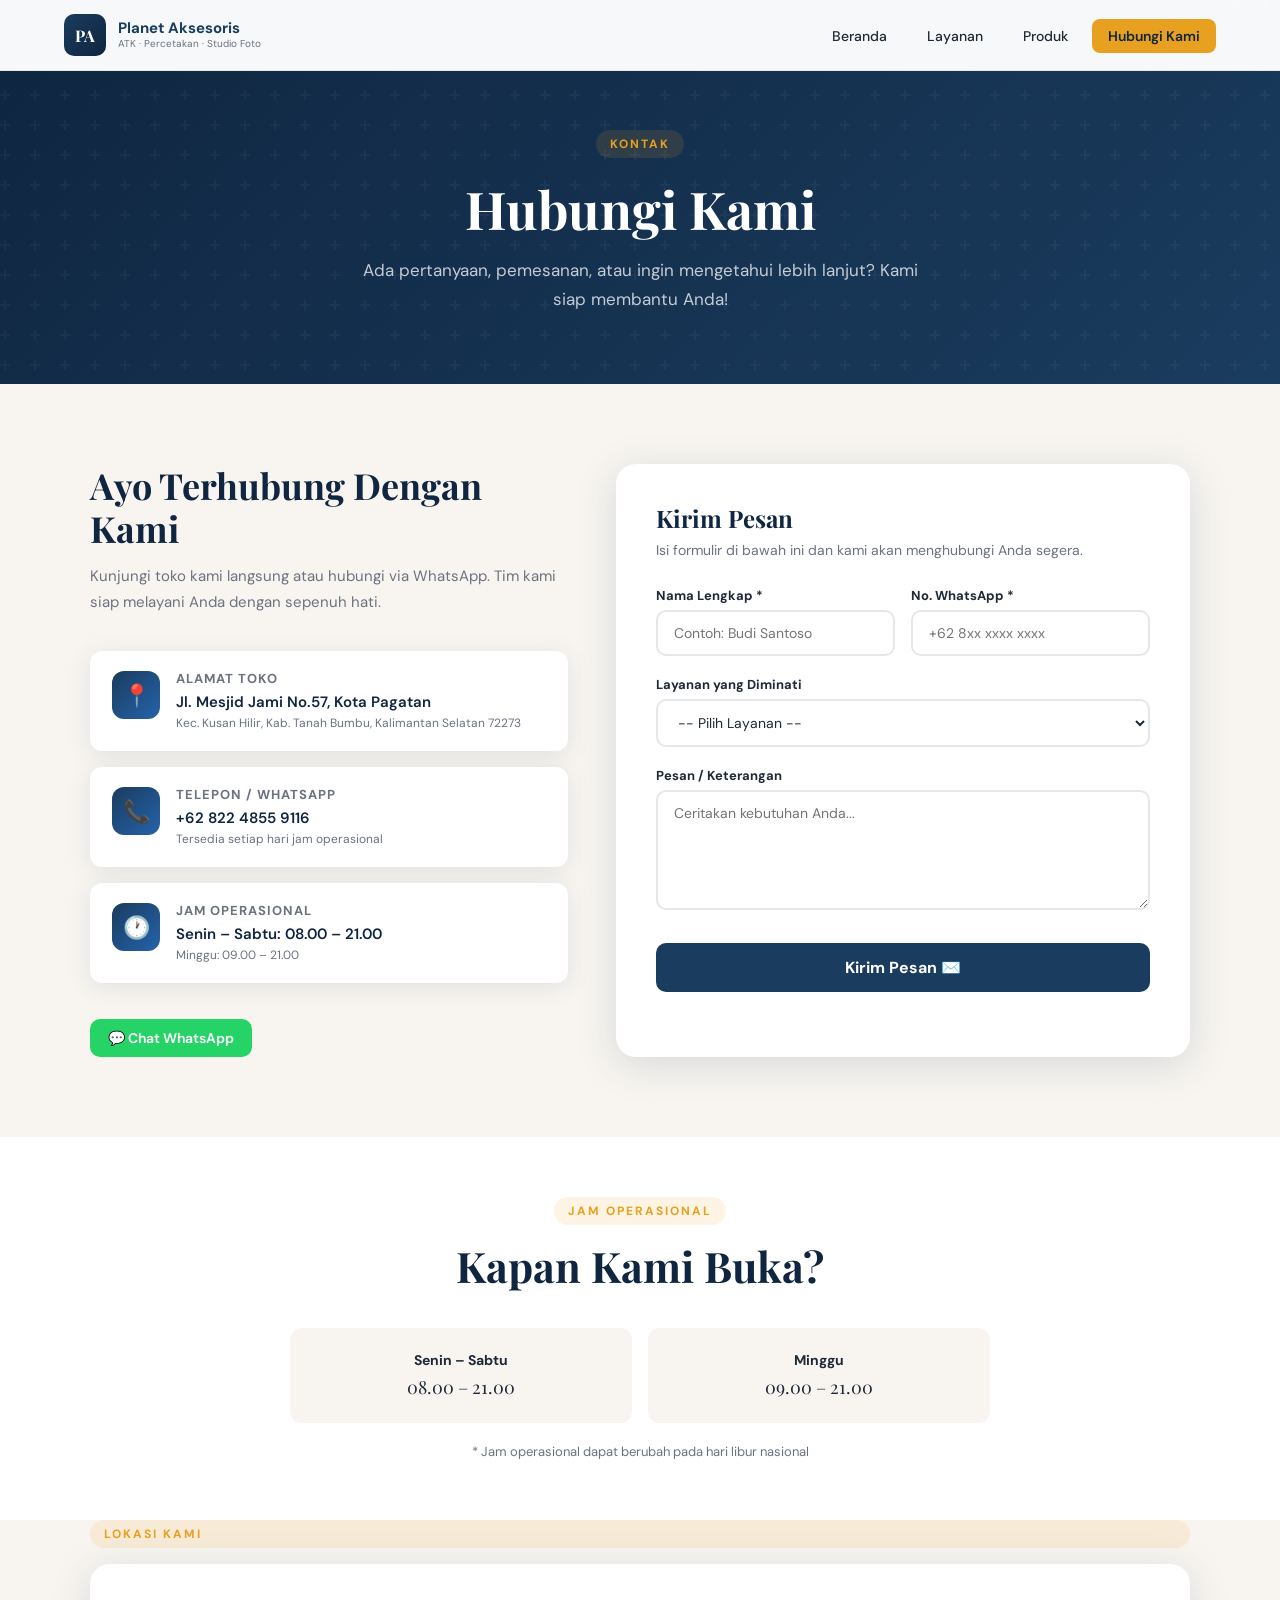
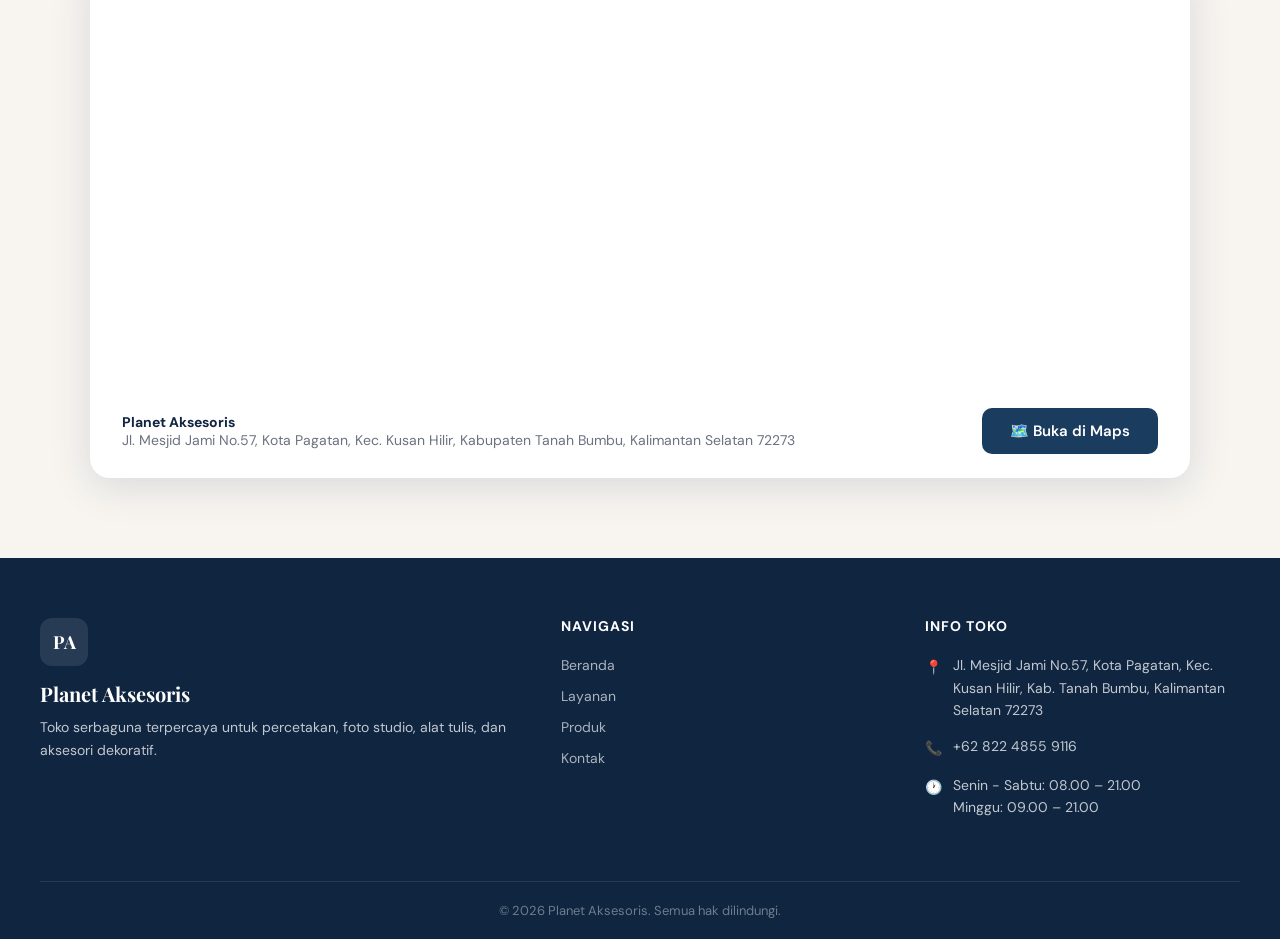
<file: kontak.html>
<!DOCTYPE html>
<html lang="id">
<head>
  <meta charset="UTF-8" />
  <meta name="viewport" content="width=device-width, initial-scale=1.0" />
  <title>Hubungi Kami — Planet Aksesoris</title>
  <link rel="stylesheet" href="css/style.css" />
  <style>
    .contact-section {
      padding: 80px 24px;
      background: var(--light);
    }
    .contact-container {
      max-width: 1100px;
      margin: 0 auto;
      display: grid;
      grid-template-columns: 1fr 1.2fr;
      gap: 48px;
    }

    /* INFO SIDE */
    .contact-info h2 {
      font-size: 36px;
      color: var(--primary-dark);
      margin-bottom: 12px;
    }
    .contact-info > p {
      font-size: 15px;
      color: var(--gray);
      line-height: 1.75;
      margin-bottom: 36px;
    }
    .info-cards {
      display: flex;
      flex-direction: column;
      gap: 16px;
      margin-bottom: 36px;
    }
    .info-card {
      background: var(--white);
      border-radius: var(--radius);
      padding: 20px 22px;
      display: flex;
      gap: 16px;
      align-items: flex-start;
      box-shadow: var(--shadow);
      transition: all var(--transition);
    }
    .info-card:hover { transform: translateX(6px); }
    .info-card-icon {
      width: 48px; height: 48px;
      background: linear-gradient(135deg, var(--primary), #2563ab);
      border-radius: 12px;
      display: flex; align-items: center; justify-content: center;
      font-size: 22px;
      flex-shrink: 0;
    }
    .info-card-text h4 {
      font-family: 'DM Sans', sans-serif;
      font-size: 13px;
      font-weight: 700;
      color: var(--gray);
      text-transform: uppercase;
      letter-spacing: 1px;
      margin-bottom: 4px;
    }
    .info-card-text p, .info-card-text a {
      font-size: 15px;
      color: var(--primary-dark);
      font-weight: 600;
      line-height: 1.5;
      text-decoration: none;
    }
    .info-card-text a:hover { color: var(--accent); }
    .info-card-text small {
      display: block;
      font-size: 12px;
      color: var(--gray);
      font-weight: 400;
      margin-top: 2px;
    }

    /* SOCIAL BUTTONS */
    .social-row {
      display: flex;
      gap: 12px;
      flex-wrap: wrap;
    }
    .social-btn {
      display: inline-flex;
      align-items: center;
      gap: 8px;
      padding: 10px 18px;
      border-radius: 10px;
      font-size: 14px;
      font-weight: 600;
      text-decoration: none;
      transition: all var(--transition);
      font-family: 'DM Sans', sans-serif;
    }
    .social-btn.wa {
      background: #25d366;
      color: white;
    }
    .social-btn.wa:hover {
      background: #1db954;
      transform: translateY(-2px);
      box-shadow: 0 6px 18px rgba(37,211,102,0.35);
    }
    .social-btn.ig {
      background: linear-gradient(135deg, #f09433, #e6683c, #dc2743, #cc2366, #bc1888);
      color: white;
    }
    .social-btn.ig:hover {
      transform: translateY(-2px);
      box-shadow: 0 6px 18px rgba(220,39,67,0.35);
    }

    /* FORM SIDE */
    .contact-form-wrapper {
      background: var(--white);
      border-radius: var(--radius-lg);
      padding: 40px;
      box-shadow: var(--shadow-lg);
    }
    .contact-form-wrapper h3 {
      font-size: 24px;
      color: var(--primary-dark);
      margin-bottom: 8px;
    }
    .contact-form-wrapper > p {
      font-size: 14px;
      color: var(--gray);
      margin-bottom: 28px;
    }

    .form-group {
      margin-bottom: 20px;
    }
    .form-group label {
      display: block;
      font-size: 13px;
      font-weight: 700;
      color: var(--text);
      margin-bottom: 6px;
    }
    .form-group input,
    .form-group select,
    .form-group textarea {
      width: 100%;
      padding: 12px 16px;
      border: 2px solid #e5e7eb;
      border-radius: 10px;
      font-size: 14px;
      font-family: 'DM Sans', sans-serif;
      color: var(--text);
      background: var(--white);
      transition: border-color var(--transition), box-shadow var(--transition);
      outline: none;
    }
    .form-group input:focus,
    .form-group select:focus,
    .form-group textarea:focus {
      border-color: var(--primary);
      box-shadow: 0 0 0 3px rgba(26,60,94,0.1);
    }
    .form-group textarea { resize: vertical; min-height: 120px; }
    .form-row {
      display: grid;
      grid-template-columns: 1fr 1fr;
      gap: 16px;
    }
    .submit-btn {
      width: 100%;
      padding: 14px;
      background: var(--primary);
      color: white;
      border: none;
      border-radius: 10px;
      font-size: 16px;
      font-weight: 700;
      font-family: 'DM Sans', sans-serif;
      cursor: pointer;
      transition: all var(--transition);
      margin-top: 8px;
    }
    .submit-btn:hover {
      background: var(--primary-dark);
      transform: translateY(-2px);
      box-shadow: 0 6px 20px rgba(26,60,94,0.25);
    }
    .form-success {
      display: none;
      text-align: center;
      padding: 32px;
    }
    .form-success .icon { font-size: 48px; margin-bottom: 16px; }
    .form-success h3 { color: var(--primary-dark); margin-bottom: 8px; }
    .form-success p { color: var(--gray); font-size: 14px; }

    /* MAP SECTION */
    .map-section {
      padding: 0 24px 80px;
      background: var(--light);
    }
    .map-container {
      max-width: 1100px;
      margin: 0 auto;
    }
    .map-card {
      background: var(--white);
      border-radius: var(--radius-lg);
      overflow: hidden;
      box-shadow: var(--shadow-lg);
    }
    .map-card iframe {
      width: 100%;
      height: 420px;
      border: none;
      display: block;
    }
    .map-footer {
      padding: 24px 32px;
      display: flex;
      align-items: center;
      justify-content: space-between;
      gap: 16px;
      flex-wrap: wrap;
    }
    .map-footer p {
      font-size: 14px;
      color: var(--gray);
    }
    .map-footer p strong { color: var(--primary-dark); display: block; }

    /* JAM BUKA */
    .hours-section {
      padding: 60px 24px;
      background: var(--white);
    }
    .hours-container {
      max-width: 700px;
      margin: 0 auto;
      text-align: center;
    }
    .hours-grid {
      display: grid;
      grid-template-columns: 1fr 1fr;
      gap: 16px;
      margin-top: 36px;
    }
    .hours-card {
      background: var(--light);
      border-radius: var(--radius);
      padding: 24px 20px;
      transition: all var(--transition);
    }
    .hours-card.today {
      background: var(--primary);
      color: white;
    }
    .hours-card h4 {
      font-family: 'DM Sans', sans-serif;
      font-size: 14px;
      font-weight: 700;
      margin-bottom: 6px;
      color: inherit;
    }
    .hours-card p {
      font-size: 18px;
      font-family: 'Playfair Display', serif;
      color: inherit;
    }
    .hours-card.today h4 { color: rgba(255,255,255,0.7); }
    .today-badge {
      display: inline-block;
      background: var(--accent);
      color: var(--primary-dark);
      font-size: 10px;
      font-weight: 700;
      padding: 3px 10px;
      border-radius: 20px;
      margin-top: 8px;
      text-transform: uppercase;
      letter-spacing: 1px;
    }

    @media (max-width: 900px) {
      .contact-container { grid-template-columns: 1fr; }
    }
    @media (max-width: 600px) {
      .form-row { grid-template-columns: 1fr; }
      .hours-grid { grid-template-columns: 1fr; }
      .contact-form-wrapper { padding: 24px 20px; }
    }
  </style>
</head>
<body>

<!-- NAVBAR -->
<nav class="navbar">
  <div class="nav-container">
    <a href="index.html" class="nav-logo">
      <div class="logo-badge">PA</div>
      <div class="logo-text">
        <span class="logo-name">Planet Aksesoris</span>
        <span class="logo-sub">ATK · Percetakan · Studio Foto</span>
      </div>
    </a>
    <ul class="nav-links">
      <li><a href="index.html">Beranda</a></li>
      <li><a href="layanan.html">Layanan</a></li>
      <li><a href="produk.html">Produk</a></li>
      <li><a href="kontak.html" class="active nav-cta">Hubungi Kami</a></li>
    </ul>
    <div class="hamburger" id="hamburger">
      <span></span><span></span><span></span>
    </div>
  </div>
  <div class="mobile-menu" id="mobileMenu" style="display:none;flex-direction:column;">
    <a href="index.html">Beranda</a>
    <a href="layanan.html">Layanan</a>
    <a href="produk.html">Produk</a>
    <a href="kontak.html">Hubungi Kami</a>
  </div>
</nav>

<!-- PAGE HEADER -->
<div class="page-header">
  <span class="section-label" style="margin-bottom:20px;">Kontak</span>
  <h1>Hubungi Kami</h1>
  <p>Ada pertanyaan, pemesanan, atau ingin mengetahui lebih lanjut? Kami siap membantu Anda!</p>
</div>

<!-- CONTACT SECTION -->
<section class="contact-section">
  <div class="contact-container">

    <!-- INFO -->
    <div class="contact-info scroll-reveal">
      <h2>Ayo Terhubung Dengan Kami</h2>
      <p>Kunjungi toko kami langsung atau hubungi via WhatsApp. Tim kami siap melayani Anda dengan sepenuh hati.</p>

      <div class="info-cards">
        <div class="info-card">
          <div class="info-card-icon">📍</div>
          <div class="info-card-text">
            <h4>Alamat Toko</h4>
            <p>Jl. Mesjid Jami No.57, Kota Pagatan</p>
            <small>Kec. Kusan Hilir, Kab. Tanah Bumbu, Kalimantan Selatan 72273</small>
          </div>
        </div>
        <div class="info-card">
          <div class="info-card-icon">📞</div>
          <div class="info-card-text">
            <h4>Telepon / WhatsApp</h4>
            <a href="tel:+6282248559116">+62 822 4855 9116</a>
            <small>Tersedia setiap hari jam operasional</small>
          </div>
        </div>
        <div class="info-card">
          <div class="info-card-icon">🕐</div>
          <div class="info-card-text">
            <h4>Jam Operasional</h4>
            <p>Senin – Sabtu: 08.00 – 21.00</p>
            <small>Minggu: 09.00 – 21.00</small>
          </div>
        </div>
      </div>

      <div class="social-row">
        <a href="https://wa.me/6282248559116?text=Halo%20Planet%20Aksesoris,%20saya%20ingin%20bertanya..." class="social-btn wa" target="_blank">
          💬 Chat WhatsApp
        </a>
        
        </a>
      </div>
    </div>

    <!-- FORM -->
    <div class="contact-form-wrapper scroll-reveal">
      <h3>Kirim Pesan</h3>
      <p>Isi formulir di bawah ini dan kami akan menghubungi Anda segera.</p>

      <div id="contactForm">
        <div class="form-row">
          <div class="form-group">
            <label for="name">Nama Lengkap *</label>
            <input type="text" id="name" placeholder="Contoh: Budi Santoso" required />
          </div>
          <div class="form-group">
            <label for="phone">No. WhatsApp *</label>
            <input type="tel" id="phone" placeholder="+62 8xx xxxx xxxx" required />
          </div>
        </div>
        <div class="form-group">
          <label for="service">Layanan yang Diminati</label>
          <select id="service">
            <option value="">-- Pilih Layanan --</option>
            <option value="percetakan">Percetakan</option>
            <option value="foto">Foto Studio</option>
            <option value="bingkai">Cetak & Bingkai Foto</option>
            <option value="aksesori">Aksesori & Dekorasi</option>
            <option value="atk">Alat Tulis & ATK</option>
            <option value="lainnya">Lainnya</option>
          </select>
        </div>
        <div class="form-group">
          <label for="message">Pesan / Keterangan</label>
          <textarea id="message" placeholder="Ceritakan kebutuhan Anda..."></textarea>
        </div>
        <button class="submit-btn" onclick="submitForm()">Kirim Pesan ✉️</button>
      </div>

      <div class="form-success" id="formSuccess">
        <div class="icon">✅</div>
        <h3>Pesan Terkirim!</h3>
        <p>Terima kasih telah menghubungi kami. Kami akan segera merespon pesan Anda melalui WhatsApp.</p>
        <br>
        <a href="https://wa.me/6282248559116" class="btn btn-primary" target="_blank">💬 Lanjut via WhatsApp</a>
      </div>
    </div>

  </div>
</section>

<!-- JAM BUKA -->
<section class="hours-section">
  <div class="hours-container">
    <span class="section-label">Jam Operasional</span>
    <h2 class="section-title">Kapan Kami Buka?</h2>
    <div class="hours-grid" id="hoursGrid">
      <div class="hours-card" id="weekdayCard">
        <h4>Senin – Sabtu</h4>
        <p>08.00 – 21.00</p>
      </div>
      <div class="hours-card" id="sundayCard">
        <h4>Minggu</h4>
        <p>09.00 – 21.00</p>
      </div>
    </div>
    <p style="margin-top:20px;font-size:13px;color:var(--gray);">* Jam operasional dapat berubah pada hari libur nasional</p>
  </div>
</section>

<!-- MAP SECTION -->
<section class="map-section">
  <div class="map-container">
    <span class="section-label" style="display:block;margin-bottom:16px;">Lokasi Kami</span>
    <div class="map-card scroll-reveal">
      <iframe
        src="https://www.google.com/maps/embed?pb=!1m18!1m12!1m3!1d3989.0!2d115.9830!3d-3.6050!2m3!1f0!2f0!3f0!3m2!1i1024!2i768!4f13.1!3m3!1m2!1s0x0%3A0x0!2zMy42MDUwwrAgUywgMTE1Ljk4MzDCsCBF!5e0!3m2!1sid!2sid!4v1680000000000!5m2!1sid!2sid"
        allowfullscreen
        loading="lazy"
        referrerpolicy="no-referrer-when-downgrade"
        title="Lokasi Planet Aksesoris"
      ></iframe>
      <div class="map-footer">
        <div>
          <p><strong>Planet Aksesoris</strong>Jl. Mesjid Jami No.57, Kota Pagatan, Kec. Kusan Hilir, Kabupaten Tanah Bumbu, Kalimantan Selatan 72273</p>
        </div>
        <a href="https://maps.google.com/?q=Kota+Pagatan+Kusan+Hilir+Tanah+Bumbu+Kalimantan+Selatan" target="_blank" class="btn btn-primary" style="white-space:nowrap;">
          🗺️ Buka di Maps
        </a>
      </div>
    </div>
  </div>
</section>

<!-- FOOTER -->
<footer>
  <div class="footer-grid">
    <div class="footer-brand">
      <div class="logo-badge">PA</div>
      <h3>Planet Aksesoris</h3>
      <p>Toko serbaguna terpercaya untuk percetakan, foto studio, alat tulis, dan aksesori dekoratif.</p>
    </div>
    <div class="footer-col">
      <h4>Navigasi</h4>
      <ul>
        <li><a href="index.html">Beranda</a></li>
        <li><a href="layanan.html">Layanan</a></li>
        <li><a href="produk.html">Produk</a></li>
        <li><a href="kontak.html">Kontak</a></li>
      </ul>
    </div>
    <div class="footer-col">
      <h4>Info Toko</h4>
      <div class="footer-info-item">
        <span class="icon">📍</span>
        <span>Jl. Mesjid Jami No.57, Kota Pagatan, Kec. Kusan Hilir, Kab. Tanah Bumbu, Kalimantan Selatan 72273</span>
      </div>
      <div class="footer-info-item">
        <span class="icon">📞</span>
        <span>+62 822 4855 9116</span>
      </div>
      <div class="footer-info-item">
        <span class="icon">🕐</span>
        <span>Senin - Sabtu: 08.00 – 21.00<br>Minggu: 09.00 – 21.00</span>
      </div>
    </div>
  </div>
  <div class="footer-bottom">
    <p>© 2026 Planet Aksesoris. Semua hak dilindungi.</p>
  </div>
</footer>

<script src="js/main.js"></script>
<script>
  // Hamburger
  const hamburger = document.getElementById('hamburger');
  const mobileMenu = document.getElementById('mobileMenu');
  hamburger.addEventListener('click', () => {
    hamburger.classList.toggle('open');
    mobileMenu.style.display = mobileMenu.style.display === 'flex' ? 'none' : 'flex';
  });

  // Highlight today's schedule
  const today = new Date().getDay(); // 0=Sunday
  if (today === 0) {
    document.getElementById('sundayCard').classList.add('today');
    document.getElementById('sundayCard').innerHTML += '<div class="today-badge">Hari Ini</div>';
  } else {
    document.getElementById('weekdayCard').classList.add('today');
    document.getElementById('weekdayCard').innerHTML += '<div class="today-badge">Hari Ini</div>';
  }

  // Form submit
  function submitForm() {
    const name = document.getElementById('name').value.trim();
    const phone = document.getElementById('phone').value.trim();
    if (!name || !phone) {
      alert('Mohon isi nama dan nomor WhatsApp Anda terlebih dahulu.');
      return;
    }
    const service = document.getElementById('service').value;
    const message = document.getElementById('message').value;
    const waMessage = `Halo Planet Aksesoris! 👋\n\nNama: ${name}\nNo. HP: ${phone}\nLayanan: ${service || 'Tidak disebutkan'}\nPesan: ${message || '-'}`;

    document.getElementById('contactForm').style.display = 'none';
    document.getElementById('formSuccess').style.display = 'block';

    setTimeout(() => {
      window.open(`https://wa.me/6282248559116?text=${encodeURIComponent(waMessage)}`, '_blank');
    }, 1000);
  }
</script>
</body>
</html>
</file>
<file: css/style.css>
/* ============================================================
   Planet Aksesoris — Global Styles
   ============================================================ */

@import url('https://fonts.googleapis.com/css2?family=Playfair+Display:wght@400;600;700&family=DM+Sans:wght@300;400;500;600&display=swap');

:root {
  --primary: #1a3c5e;
  --primary-dark: #0f2540;
  --accent: #e8a020;
  --accent-light: #f5c96a;
  --light: #f8f5f0;
  --white: #ffffff;
  --gray: #6b7280;
  --gray-light: #f3f4f6;
  --text: #1f2937;
  --shadow: 0 4px 24px rgba(26,60,94,0.10);
  --shadow-lg: 0 8px 40px rgba(26,60,94,0.15);
  --radius: 12px;
  --radius-lg: 20px;
  --transition: 0.3s cubic-bezier(0.4,0,0.2,1);
}

*, *::before, *::after { box-sizing: border-box; margin: 0; padding: 0; }

html { scroll-behavior: smooth; }

body {
  font-family: 'DM Sans', sans-serif;
  color: var(--text);
  background: var(--white);
  overflow-x: hidden;
}

h1, h2, h3, h4 {
  font-family: 'Playfair Display', serif;
  line-height: 1.2;
}

a { text-decoration: none; color: inherit; }
img { max-width: 100%; height: auto; display: block; }
ul { list-style: none; }

/* ── NAVBAR ── */
.navbar {
  position: fixed;
  top: 0; left: 0; right: 0;
  z-index: 1000;
  background: rgba(255,255,255,0.97);
  backdrop-filter: blur(12px);
  -webkit-backdrop-filter: blur(12px);
  border-bottom: 1px solid rgba(26,60,94,0.08);
  transition: box-shadow var(--transition);
}
.navbar.scrolled { box-shadow: var(--shadow); }

.nav-container {
  max-width: 1200px;
  margin: 0 auto;
  padding: 0 24px;
  height: 70px;
  display: flex;
  align-items: center;
  justify-content: space-between;
}

.nav-logo {
  display: flex;
  align-items: center;
  gap: 12px;
  font-weight: 700;
}
.nav-logo .logo-badge {
  width: 42px; height: 42px;
  background: linear-gradient(135deg, var(--primary), var(--primary-dark));
  border-radius: 10px;
  display: flex; align-items: center; justify-content: center;
  color: var(--white);
  font-family: 'Playfair Display', serif;
  font-size: 16px;
  font-weight: 700;
}
.nav-logo .logo-text {
  display: flex; flex-direction: column;
  font-family: 'DM Sans', sans-serif;
}
.nav-logo .logo-name {
  font-size: 15px;
  font-weight: 700;
  color: var(--primary);
  line-height: 1;
}
.nav-logo .logo-sub {
  font-size: 10px;
  color: var(--gray);
  font-weight: 400;
  line-height: 1.2;
  margin-top: 2px;
}

.nav-links {
  display: flex;
  gap: 8px;
}
.nav-links a {
  font-size: 14px;
  font-weight: 500;
  color: var(--text);
  padding: 8px 16px;
  border-radius: 8px;
  transition: all var(--transition);
}
.nav-links a:hover,
.nav-links a.active {
  background: var(--primary);
  color: var(--white);
}

.nav-cta {
  background: var(--accent) !important;
  color: var(--primary-dark) !important;
  font-weight: 600 !important;
}
.nav-cta:hover { background: var(--accent-light) !important; }

.hamburger {
  display: none;
  flex-direction: column;
  gap: 5px;
  cursor: pointer;
  padding: 4px;
}
.hamburger span {
  width: 24px; height: 2px;
  background: var(--primary);
  border-radius: 2px;
  transition: var(--transition);
}
.hamburger.open span:nth-child(1) { transform: translateY(7px) rotate(45deg); }
.hamburger.open span:nth-child(2) { opacity: 0; }
.hamburger.open span:nth-child(3) { transform: translateY(-7px) rotate(-45deg); }

.mobile-menu {
  display: none;
  flex-direction: column;
  background: var(--white);
  padding: 12px 24px 20px;
  border-top: 1px solid rgba(26,60,94,0.08);
}
.mobile-menu a {
  padding: 12px 0;
  border-bottom: 1px solid var(--gray-light);
  font-weight: 500;
  color: var(--text);
  transition: color var(--transition);
}
.mobile-menu a:hover { color: var(--primary); }
.mobile-menu a:last-child { border-bottom: none; }

/* ── BUTTONS ── */
.btn {
  display: inline-flex;
  align-items: center;
  gap: 8px;
  padding: 13px 28px;
  border-radius: 10px;
  font-family: 'DM Sans', sans-serif;
  font-size: 15px;
  font-weight: 600;
  cursor: pointer;
  transition: all var(--transition);
  border: none;
}
.btn-primary {
  background: var(--primary);
  color: var(--white);
}
.btn-primary:hover {
  background: var(--primary-dark);
  transform: translateY(-2px);
  box-shadow: 0 6px 20px rgba(26,60,94,0.25);
}
.btn-accent {
  background: var(--accent);
  color: var(--primary-dark);
}
.btn-accent:hover {
  background: var(--accent-light);
  transform: translateY(-2px);
  box-shadow: 0 6px 20px rgba(232,160,32,0.35);
}
.btn-outline {
  background: transparent;
  color: var(--white);
  border: 2px solid rgba(255,255,255,0.6);
}
.btn-outline:hover {
  background: rgba(255,255,255,0.15);
  border-color: var(--white);
}
.btn-outline-dark {
  background: transparent;
  color: var(--primary);
  border: 2px solid var(--primary);
}
.btn-outline-dark:hover {
  background: var(--primary);
  color: var(--white);
}

/* ── SECTION LABELS ── */
.section-label {
  display: inline-block;
  font-size: 12px;
  font-weight: 700;
  letter-spacing: 2px;
  text-transform: uppercase;
  color: var(--accent);
  background: rgba(232,160,32,0.12);
  padding: 6px 14px;
  border-radius: 20px;
  margin-bottom: 16px;
}

.section-title {
  font-size: clamp(28px, 4vw, 42px);
  color: var(--primary-dark);
  margin-bottom: 16px;
}

.section-subtitle {
  font-size: 16px;
  color: var(--gray);
  line-height: 1.7;
  max-width: 600px;
}

/* ── PAGE HEADER (for inner pages) ── */
.page-header {
  background: linear-gradient(135deg, var(--primary-dark) 0%, var(--primary) 100%);
  padding: 130px 24px 70px;
  text-align: center;
  position: relative;
  overflow: hidden;
}
.page-header::before {
  content: '';
  position: absolute;
  inset: 0;
  background: url("data:image/svg+xml,%3Csvg width='60' height='60' viewBox='0 0 60 60' xmlns='http://www.w3.org/2000/svg'%3E%3Cg fill='none' fill-rule='evenodd'%3E%3Cg fill='%23ffffff' fill-opacity='0.04'%3E%3Cpath d='M36 34v-4h-2v4h-4v2h4v4h2v-4h4v-2h-4zm0-30V0h-2v4h-4v2h4v4h2V6h4V4h-4zM6 34v-4H4v4H0v2h4v4h2v-4h4v-2H6zM6 4V0H4v4H0v2h4v4h2V6h4V4H6z'/%3E%3C/g%3E%3C/g%3E%3C/svg%3E");
}
.page-header h1 {
  font-size: clamp(32px, 5vw, 52px);
  color: var(--white);
  margin-bottom: 16px;
  position: relative;
}
.page-header p {
  font-size: 17px;
  color: rgba(255,255,255,0.75);
  max-width: 560px;
  margin: 0 auto;
  line-height: 1.7;
  position: relative;
}

/* ── CARDS ── */
.card {
  background: var(--white);
  border-radius: var(--radius-lg);
  overflow: hidden;
  box-shadow: var(--shadow);
  transition: all var(--transition);
}
.card:hover {
  transform: translateY(-6px);
  box-shadow: var(--shadow-lg);
}

/* ── FOOTER ── */
footer {
  background: var(--primary-dark);
  color: rgba(255,255,255,0.75);
  padding: 60px 24px 0;
}
.footer-grid {
  max-width: 1200px;
  margin: 0 auto;
  display: grid;
  grid-template-columns: 1.5fr 1fr 1fr;
  gap: 48px;
  padding-bottom: 48px;
}
.footer-brand .logo-badge {
  width: 48px; height: 48px;
  background: rgba(255,255,255,0.1);
  border-radius: 12px;
  display: flex; align-items: center; justify-content: center;
  font-family: 'Playfair Display', serif;
  font-size: 18px;
  font-weight: 700;
  color: var(--white);
  margin-bottom: 16px;
}
.footer-brand h3 {
  font-size: 20px;
  color: var(--white);
  margin-bottom: 10px;
}
.footer-brand p {
  font-size: 14px;
  line-height: 1.7;
}
.footer-col h4 {
  font-family: 'DM Sans', sans-serif;
  font-size: 14px;
  font-weight: 700;
  letter-spacing: 1px;
  text-transform: uppercase;
  color: var(--white);
  margin-bottom: 20px;
}
.footer-col ul li { margin-bottom: 10px; }
.footer-col ul li a {
  font-size: 14px;
  color: rgba(255,255,255,0.65);
  transition: color var(--transition);
}
.footer-col ul li a:hover { color: var(--accent); }
.footer-info-item {
  display: flex;
  gap: 10px;
  margin-bottom: 14px;
  font-size: 14px;
  line-height: 1.6;
}
.footer-info-item .icon {
  width: 18px;
  flex-shrink: 0;
  margin-top: 2px;
  color: var(--accent);
}
.footer-bottom {
  max-width: 1200px;
  margin: 0 auto;
  padding: 20px 0;
  border-top: 1px solid rgba(255,255,255,0.1);
  text-align: center;
  font-size: 13px;
  color: rgba(255,255,255,0.4);
}

/* ── ANIMATIONS ── */
@keyframes fadeUp {
  from { opacity: 0; transform: translateY(30px); }
  to { opacity: 1; transform: translateY(0); }
}
@keyframes fadeIn {
  from { opacity: 0; }
  to { opacity: 1; }
}
.animate-fade-up { animation: fadeUp 0.7s ease forwards; }
.animate-fade-up-delay { animation: fadeUp 0.7s ease 0.2s both; }
.animate-fade-up-delay-2 { animation: fadeUp 0.7s ease 0.4s both; }

/* ── RESPONSIVE ── */
@media (max-width: 768px) {
  .nav-links { display: none; }
  .hamburger { display: flex; }

  .footer-grid {
    grid-template-columns: 1fr;
    gap: 32px;
  }
}
</file>
